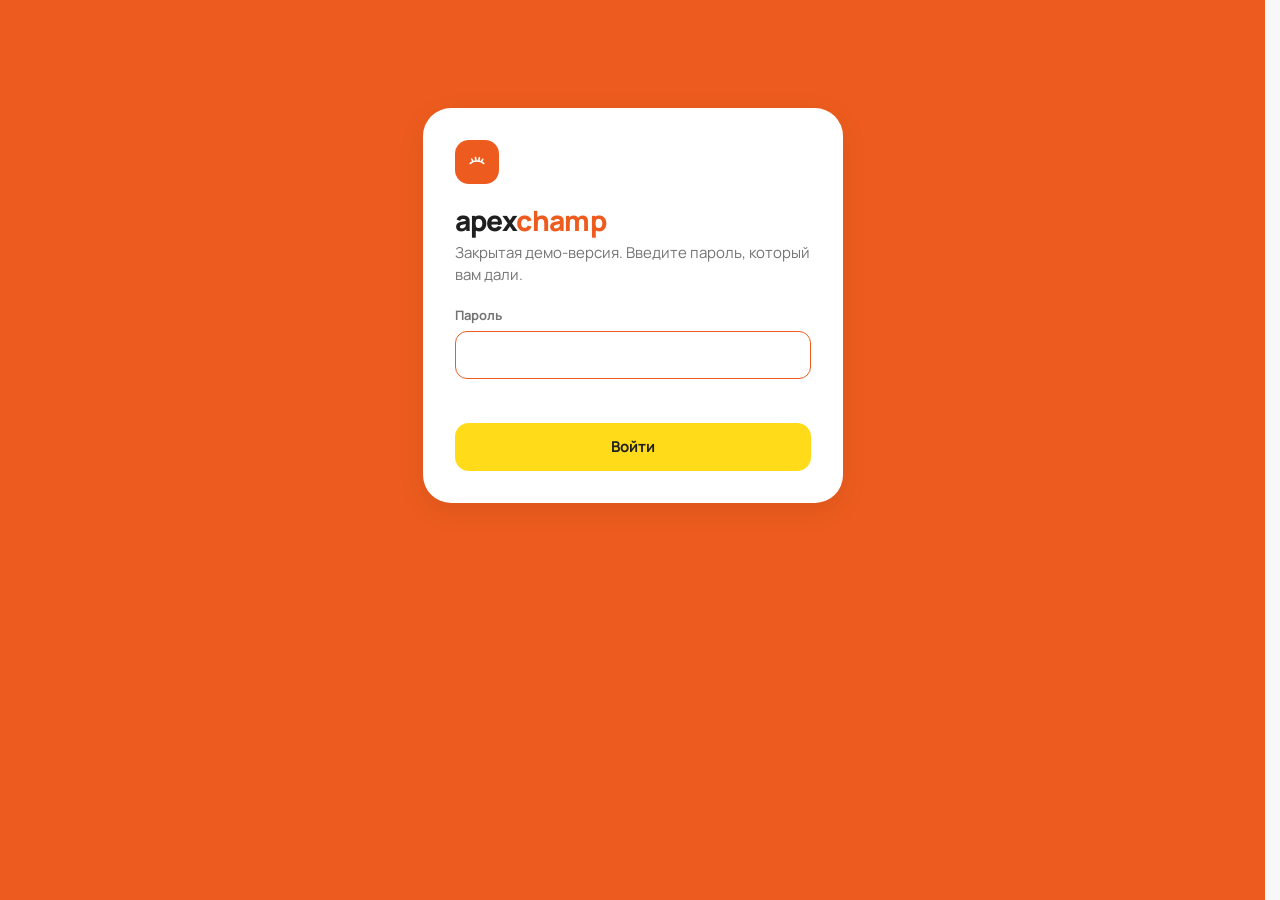
<file: app/index.html>
<!doctype html>
<html lang="ru">
<head>
  <meta charset="utf-8">
  <meta name="viewport" content="width=device-width, initial-scale=1">
  <title>ApexChamp — судейство чемпионатов</title>
  <link rel="icon" type="image/svg+xml" href="data:image/svg+xml,%3Csvg xmlns='http://www.w3.org/2000/svg' viewBox='0 0 64 64'%3E%3Crect width='64' height='64' rx='16' fill='%23ED5C1E'/%3E%3Cg fill='none' stroke='%23fff' stroke-width='5.5' stroke-linecap='round'%3E%3Cpath d='M10 40c10-11 34-11 44 0'/%3E%3Cpath d='M19 33l-3.5-7'/%3E%3Cpath d='M28 29.5l-1.3-8'/%3E%3Cpath d='M37 29.8l1.5-8'/%3E%3Cpath d='M46 33.5l3.8-6.8'/%3E%3C/g%3E%3C/svg%3E">
  <link rel="preconnect" href="https://fonts.googleapis.com">
  <link href="https://fonts.googleapis.com/css2?family=Manrope:wght@400;500;600;700;800&display=swap" rel="stylesheet">
  <link rel="stylesheet" href="./css/tokens.css">
  <link rel="stylesheet" href="./css/app.css">
</head>
<body>
  <div id="app" class="app"></div>
  <div id="toast" class="toast" hidden></div>
  <script type="module" src="./js/app.js"></script>
</body>
</html>
</file>
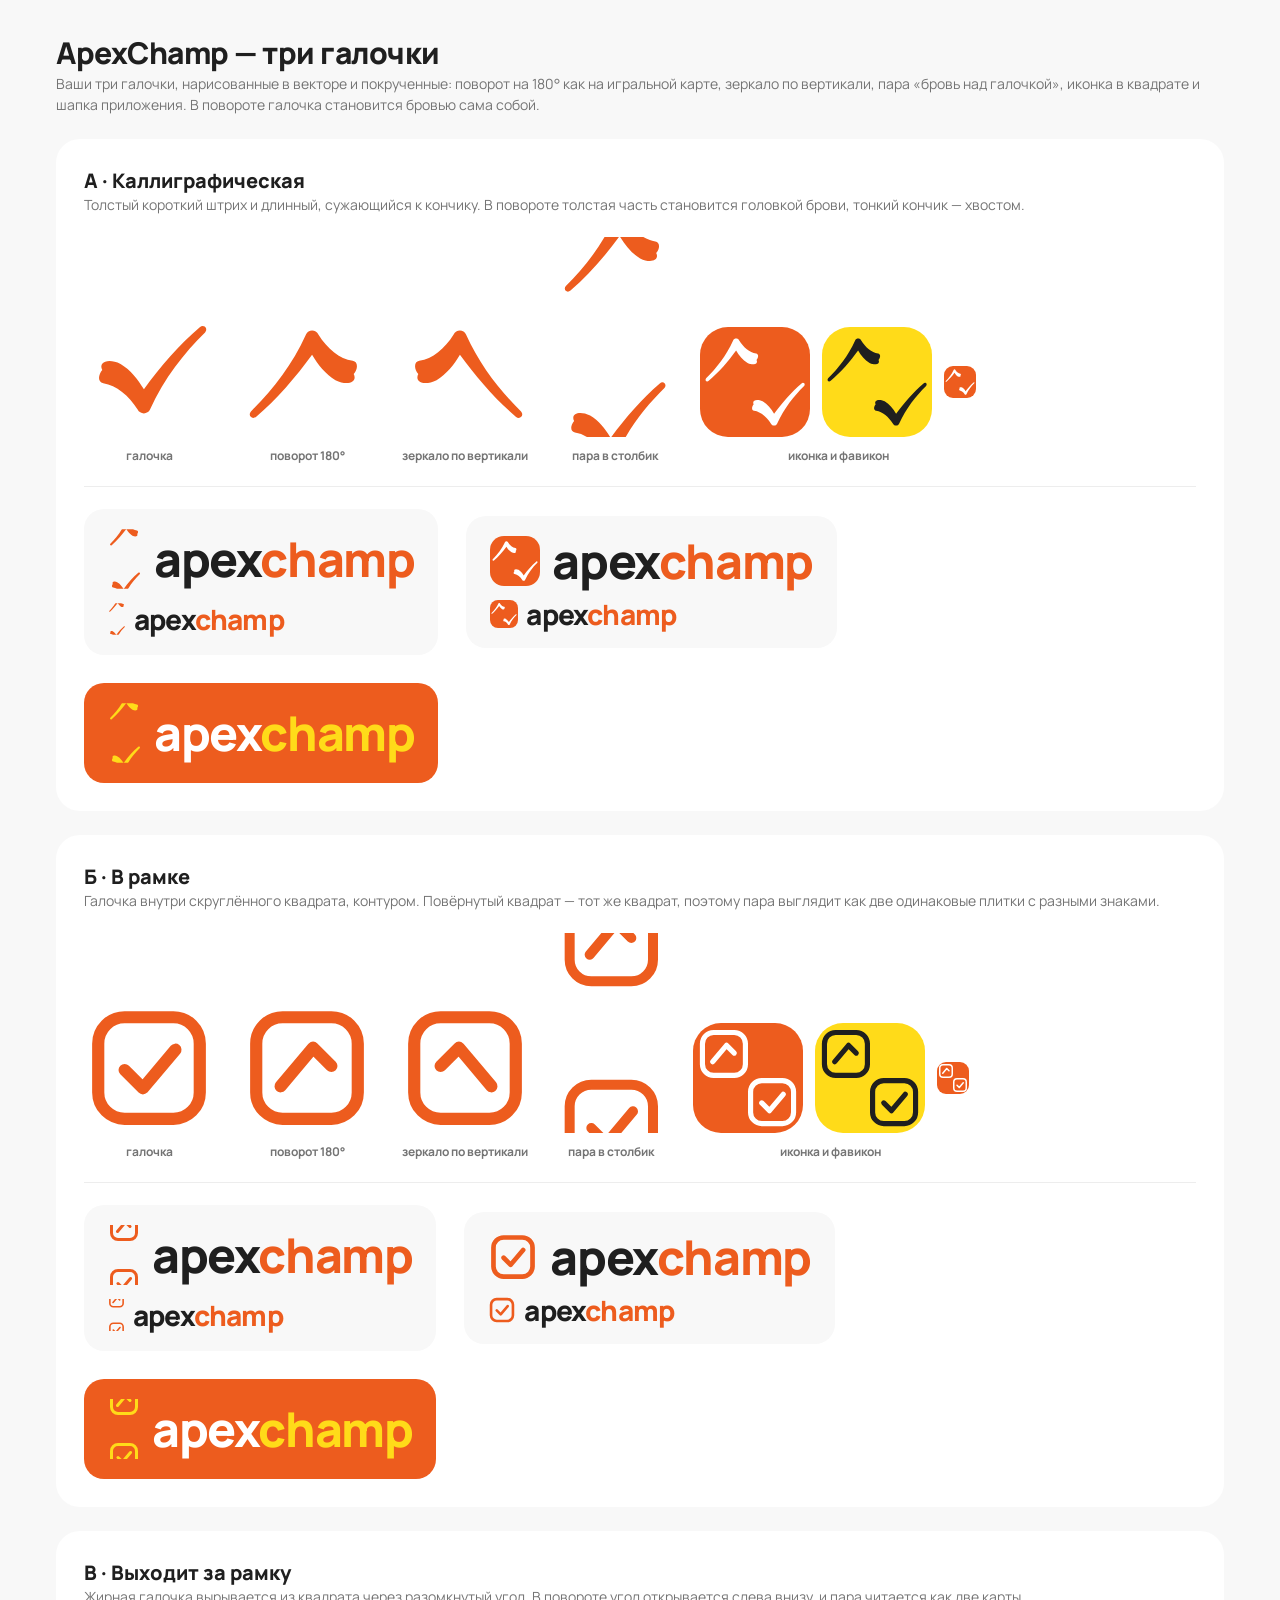
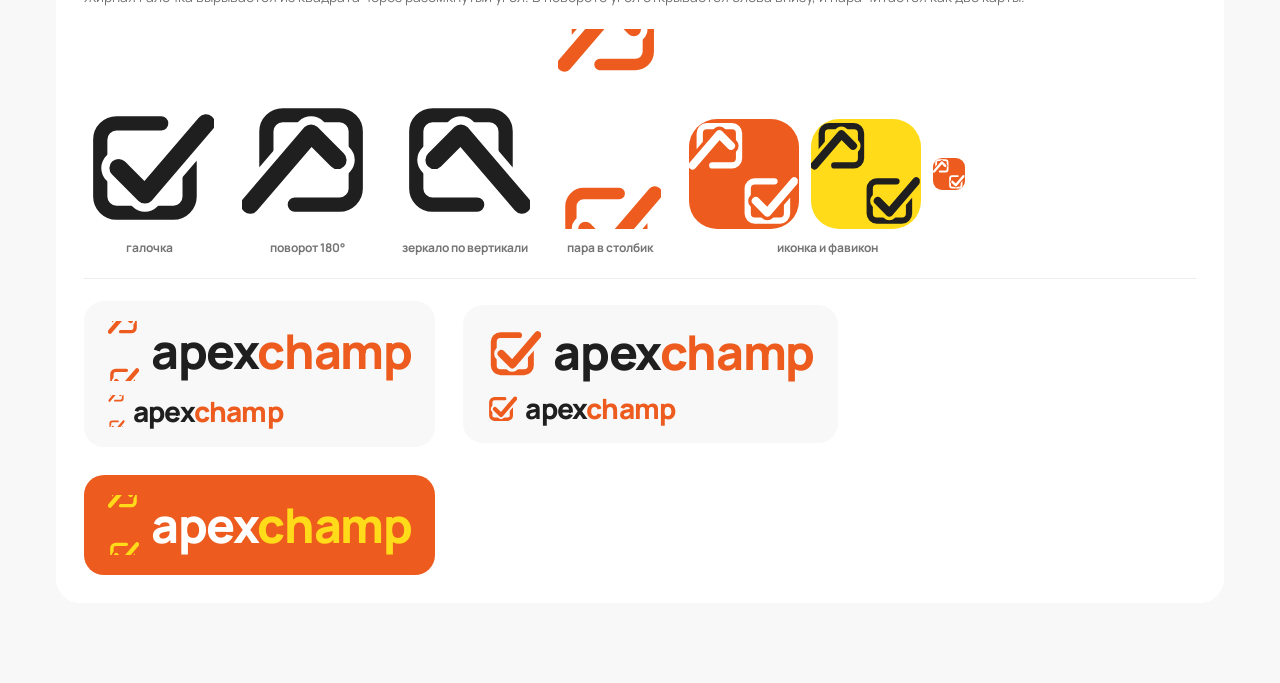
<file: design/логотип/index.html>
<!doctype html>
<html lang="ru">
<head>
<meta charset="utf-8">
<meta name="viewport" content="width=device-width, initial-scale=1">
<title>ApexChamp — три галочки</title>
<link rel="preconnect" href="https://fonts.googleapis.com">
<link href="https://fonts.googleapis.com/css2?family=Manrope:wght@500;700;800&display=swap" rel="stylesheet">
<style>
  :root { --brand:#ED5C1E; --cta:#FFDB19; --ink:#1F1F1F; --muted:#747474; --bg:#F8F8F8; --peach:#FDEEE7; --line:#EDEDED; --halo:#fff; }
  * { box-sizing: border-box; }
  body { margin: 0; background: var(--bg); color: var(--ink); font-family: 'Manrope', system-ui, sans-serif; }
  .page { max-width: 1216px; margin: 0 auto; padding: 32px 24px 80px; display: flex; flex-direction: column; gap: 24px; }
  h1 { margin: 0; font-size: 30px; font-weight: 800; letter-spacing: -.5px; }
  h2 { margin: 0; font-size: 20px; font-weight: 800; }
  p { margin: 0; color: var(--muted); font-size: 14px; line-height: 1.5; }
  .card { background: #fff; border-radius: 24px; padding: 28px; display: flex; flex-direction: column; gap: 22px; }
  .row { display: flex; gap: 28px; flex-wrap: wrap; align-items: flex-end; }
  .cell { display: flex; flex-direction: column; gap: 10px; align-items: center; }
  .cell .cap { font-size: 12px; font-weight: 700; color: var(--muted); text-align: center; }
  .wm { display: inline-flex; align-items: center; gap: 12px; white-space: nowrap; }
  .wm .t { font-weight: 800; letter-spacing: -1.4px; line-height: 1; font-size: 48px; text-transform: lowercase; }
  .wm .t .a { color: var(--brand); }
  .wm.s .t { font-size: 28px; letter-spacing: -.8px; } .wm.s { gap: 8px; }
  .wm.light .t { color: #fff; } .wm.light .t .a { color: var(--cta); }
  .tile { display: inline-flex; align-items: center; justify-content: center; }
  .sep { height: 1px; background: var(--line); }
  .band { display: flex; gap: 28px; flex-wrap: wrap; align-items: center; }
  .band > div { border-radius: 20px; padding: 20px 24px; display: flex; flex-direction: column; gap: 14px; }
</style>
</head>
<body>
<div class="page">
  <div>
    <h1>ApexChamp — три галочки</h1>
    <p>Ваши три галочки, нарисованные в векторе и покрученные: поворот на 180° как на игральной карте, зеркало по вертикали, пара «бровь над галочкой», иконка в квадрате и шапка приложения. В повороте галочка становится бровью сама собой.</p>
  </div>

  <svg width="0" height="0" style="position:absolute">
    <defs>
      <!-- А · каллиграфическая: толстый короткий штрих, длинный штрих сужается к кончику -->
      <symbol id="ckA" viewBox="0 0 64 64">
        <path fill="currentColor" d="M9 31 C7 27 12 25 18 28 C23 31 26.5 35.5 29.5 40.5 C37.5 29.5 47 18.5 57 10 C59 8.3 61.3 10.6 59.6 12.6 C49.5 22.5 39.5 35 32.5 50.5 C31.4 53 27.6 53 26.4 50.5 C22 43.5 16 38.5 9.5 37.5 C6.6 37 7 33.3 9 31 Z"/>
      </symbol>
      <!-- Б · в рамке: скруглённый квадрат контуром, галочка внутри -->
      <symbol id="ckB" viewBox="0 0 64 64">
        <rect x="7" y="7" width="50" height="50" rx="13" fill="none" stroke="currentColor" stroke-width="6"/>
        <path d="M20 33 L29 42 L45 23" fill="none" stroke="currentColor" stroke-width="6" stroke-linecap="round" stroke-linejoin="round"/>
      </symbol>
      <!-- В · выходит за рамку: рамка разомкнута в правом верхнем углу, галочка с обводкой -->
      <symbol id="ckC" viewBox="0 0 64 64">
        <path d="M38 12 H16 a8 8 0 0 0 -8 8 V48 a8 8 0 0 0 8 8 H44 a8 8 0 0 0 8 -8 V31" fill="none" stroke="currentColor" stroke-width="7" stroke-linecap="round"/>
        <path d="M17 34 L30 47 L60 12" fill="none" stroke="var(--halo)" stroke-width="17" stroke-linecap="round" stroke-linejoin="round"/>
        <path d="M17 34 L30 47 L60 12" fill="none" stroke="currentColor" stroke-width="9" stroke-linecap="round" stroke-linejoin="round"/>
      </symbol>
      <!-- Пары в столбик: повёрнутая сверху, обычная снизу -->
      <symbol id="pairA" viewBox="0 0 64 112"><use href="#ckA" transform="rotate(180 32 32)"/><use href="#ckA" y="48"/></symbol>
      <symbol id="pairB" viewBox="0 0 64 120"><use href="#ckB" transform="rotate(180 32 32)"/><use href="#ckB" y="56"/></symbol>
      <symbol id="pairC" viewBox="0 0 64 124"><use href="#ckC" transform="rotate(180 32 32)"/><use href="#ckC" y="60"/></symbol>
      <!-- Пары по диагонали в квадрате, как индексы на карте -->
      <symbol id="sqA" viewBox="0 0 64 64"><use href="#ckA" transform="translate(1 0) scale(.58) rotate(180 32 32)"/><use href="#ckA" transform="translate(26 27) scale(.58)"/></symbol>
      <symbol id="sqB" viewBox="0 0 64 64"><use href="#ckB" transform="translate(2 2) scale(.5) rotate(180 32 32)"/><use href="#ckB" transform="translate(30 30) scale(.5)"/></symbol>
      <symbol id="sqC" viewBox="0 0 64 64"><use href="#ckC" transform="translate(0 0) scale(.52) rotate(180 32 32)"/><use href="#ckC" transform="translate(30 30) scale(.52)"/></symbol>
    </defs>
  </svg>

  <!-- А -->
  <div class="card">
    <div><h2>А · Каллиграфическая</h2><p>Толстый короткий штрих и длинный, сужающийся к кончику. В повороте толстая часть становится головкой брови, тонкий кончик — хвостом.</p></div>
    <div class="row">
      <div class="cell"><svg viewBox="0 0 64 64" style="width:130px;height:130px;color:var(--brand)"><use href="#ckA"/></svg><span class="cap">галочка</span></div>
      <div class="cell"><svg viewBox="0 0 64 64" style="width:130px;height:130px;color:var(--brand)"><use href="#ckA" transform="rotate(180 32 32)"/></svg><span class="cap">поворот 180°</span></div>
      <div class="cell"><svg viewBox="0 0 64 64" style="width:130px;height:130px;color:var(--brand)"><use href="#ckA" transform="scale(1 -1) translate(0 -64)"/></svg><span class="cap">зеркало по вертикали</span></div>
      <div class="cell"><svg viewBox="0 0 64 112" style="height:200px;color:var(--brand)"><use href="#pairA"/></svg><span class="cap">пара в столбик</span></div>
      <div class="cell"><div class="row" style="gap:12px;align-items:center"><svg viewBox="0 0 64 64" style="width:110px;height:110px;border-radius:28px;background:var(--brand);color:#fff"><use href="#sqA"/></svg><svg viewBox="0 0 64 64" style="width:110px;height:110px;border-radius:28px;background:var(--cta);color:var(--ink)"><use href="#sqA"/></svg><svg viewBox="0 0 64 64" style="width:32px;height:32px;border-radius:9px;background:var(--brand);color:#fff"><use href="#sqA"/></svg></div><span class="cap">иконка и фавикон</span></div>
    </div>
    <div class="sep"></div>
    <div class="band">
      <div style="background:var(--bg)"><span class="wm"><svg viewBox="0 0 64 112" style="height:60px;width:34px;color:var(--brand)"><use href="#pairA"/></svg><span class="t">apex<span class="a">champ</span></span></span><span class="wm s"><svg viewBox="0 0 64 112" style="height:32px;width:18px;color:var(--brand)"><use href="#pairA"/></svg><span class="t">apex<span class="a">champ</span></span></span></div>
      <div style="background:var(--bg)"><span class="wm"><svg viewBox="0 0 64 64" style="width:50px;height:50px;border-radius:14px;background:var(--brand);color:#fff;flex:none"><use href="#sqA"/></svg><span class="t">apex<span class="a">champ</span></span></span><span class="wm s"><svg viewBox="0 0 64 64" style="width:28px;height:28px;border-radius:8px;background:var(--brand);color:#fff;flex:none"><use href="#sqA"/></svg><span class="t">apex<span class="a">champ</span></span></span></div>
      <div style="background:var(--brand)"><span class="wm light"><svg viewBox="0 0 64 112" style="height:60px;width:34px;color:var(--cta)"><use href="#pairA"/></svg><span class="t">apex<span class="a">champ</span></span></span></div>
    </div>
  </div>

  <!-- Б -->
  <div class="card">
    <div><h2>Б · В рамке</h2><p>Галочка внутри скруглённого квадрата, контуром. Повёрнутый квадрат — тот же квадрат, поэтому пара выглядит как две одинаковые плитки с разными знаками.</p></div>
    <div class="row">
      <div class="cell"><svg viewBox="0 0 64 64" style="width:130px;height:130px;color:var(--brand)"><use href="#ckB"/></svg><span class="cap">галочка</span></div>
      <div class="cell"><svg viewBox="0 0 64 64" style="width:130px;height:130px;color:var(--brand)"><use href="#ckB" transform="rotate(180 32 32)"/></svg><span class="cap">поворот 180°</span></div>
      <div class="cell"><svg viewBox="0 0 64 64" style="width:130px;height:130px;color:var(--brand)"><use href="#ckB" transform="scale(1 -1) translate(0 -64)"/></svg><span class="cap">зеркало по вертикали</span></div>
      <div class="cell"><svg viewBox="0 0 64 120" style="height:200px;color:var(--brand)"><use href="#pairB"/></svg><span class="cap">пара в столбик</span></div>
      <div class="cell"><div class="row" style="gap:12px;align-items:center"><svg viewBox="0 0 64 64" style="width:110px;height:110px;border-radius:28px;background:var(--brand);color:#fff"><use href="#sqB"/></svg><svg viewBox="0 0 64 64" style="width:110px;height:110px;border-radius:28px;background:var(--cta);color:var(--ink)"><use href="#sqB"/></svg><svg viewBox="0 0 64 64" style="width:32px;height:32px;border-radius:9px;background:var(--brand);color:#fff"><use href="#sqB"/></svg></div><span class="cap">иконка и фавикон</span></div>
    </div>
    <div class="sep"></div>
    <div class="band">
      <div style="background:var(--bg)"><span class="wm"><svg viewBox="0 0 64 120" style="height:60px;width:32px;color:var(--brand)"><use href="#pairB"/></svg><span class="t">apex<span class="a">champ</span></span></span><span class="wm s"><svg viewBox="0 0 64 120" style="height:32px;width:17px;color:var(--brand)"><use href="#pairB"/></svg><span class="t">apex<span class="a">champ</span></span></span></div>
      <div style="background:var(--bg)"><span class="wm"><svg viewBox="0 0 64 64" style="width:50px;height:50px;color:var(--brand);flex:none"><use href="#ckB"/></svg><span class="t">apex<span class="a">champ</span></span></span><span class="wm s"><svg viewBox="0 0 64 64" style="width:28px;height:28px;color:var(--brand);flex:none"><use href="#ckB"/></svg><span class="t">apex<span class="a">champ</span></span></span></div>
      <div style="background:var(--brand)"><span class="wm light"><svg viewBox="0 0 64 120" style="height:60px;width:32px;color:var(--cta)"><use href="#pairB"/></svg><span class="t">apex<span class="a">champ</span></span></span></div>
    </div>
  </div>

  <!-- В -->
  <div class="card">
    <div><h2>В · Выходит за рамку</h2><p>Жирная галочка вырывается из квадрата через разомкнутый угол. В повороте угол открывается слева внизу, и пара читается как две карты.</p></div>
    <div class="row">
      <div class="cell"><svg viewBox="0 0 64 64" style="width:130px;height:130px;color:var(--ink)"><use href="#ckC"/></svg><span class="cap">галочка</span></div>
      <div class="cell"><svg viewBox="0 0 64 64" style="width:130px;height:130px;color:var(--ink)"><use href="#ckC" transform="rotate(180 32 32)"/></svg><span class="cap">поворот 180°</span></div>
      <div class="cell"><svg viewBox="0 0 64 64" style="width:130px;height:130px;color:var(--ink)"><use href="#ckC" transform="scale(1 -1) translate(0 -64)"/></svg><span class="cap">зеркало по вертикали</span></div>
      <div class="cell"><svg viewBox="0 0 64 124" style="height:200px;color:var(--brand)"><use href="#pairC"/></svg><span class="cap">пара в столбик</span></div>
      <div class="cell"><div class="row" style="gap:12px;align-items:center"><svg viewBox="0 0 64 64" style="width:110px;height:110px;border-radius:28px;background:var(--brand);color:#fff;--halo:#ED5C1E"><use href="#sqC"/></svg><svg viewBox="0 0 64 64" style="width:110px;height:110px;border-radius:28px;background:var(--cta);color:var(--ink);--halo:#FFDB19"><use href="#sqC"/></svg><svg viewBox="0 0 64 64" style="width:32px;height:32px;border-radius:9px;background:var(--brand);color:#fff;--halo:#ED5C1E"><use href="#sqC"/></svg></div><span class="cap">иконка и фавикон</span></div>
    </div>
    <div class="sep"></div>
    <div class="band">
      <div style="background:var(--bg);--halo:#F8F8F8"><span class="wm"><svg viewBox="0 0 64 124" style="height:60px;width:31px;color:var(--brand)"><use href="#pairC"/></svg><span class="t">apex<span class="a">champ</span></span></span><span class="wm s"><svg viewBox="0 0 64 124" style="height:32px;width:17px;color:var(--brand)"><use href="#pairC"/></svg><span class="t">apex<span class="a">champ</span></span></span></div>
      <div style="background:var(--bg);--halo:#F8F8F8"><span class="wm"><svg viewBox="0 0 64 64" style="width:54px;height:54px;color:var(--brand);flex:none"><use href="#ckC"/></svg><span class="t">apex<span class="a">champ</span></span></span><span class="wm s"><svg viewBox="0 0 64 64" style="width:30px;height:30px;color:var(--brand);flex:none"><use href="#ckC"/></svg><span class="t">apex<span class="a">champ</span></span></span></div>
      <div style="background:var(--brand);--halo:#ED5C1E"><span class="wm light"><svg viewBox="0 0 64 124" style="height:60px;width:31px;color:var(--cta)"><use href="#pairC"/></svg><span class="t">apex<span class="a">champ</span></span></span></div>
    </div>
  </div>
</div>
</body>
</html>
</file>
<file: app/css/tokens.css>
/* Дизайн-токены платформы «Предрагович».
   Структура и ритм — как у Т-Банка (белые карточки, чёрные активные вкладки, один акцент на экране),
   цвет — живой, от elementaree: оранжевый бренд, жёлтая кнопка, персиковые подложки. */
:root {
  --font: 'Manrope', 'Inter', system-ui, -apple-system, 'Segoe UI', sans-serif;

  /* Бренд платформы: не зависит от темы чемпионата */
  --platform-brand: #ED5C1E;

  /* Бренд и действие (переопределяется темой чемпионата) */
  --brand: #ED5C1E;        /* Persimmon — логотип, hero, активные состояния */
  --brand-2: #FF6827;      /* ярче — hover ссылок, иконки */
  --brand-ink: #BE2E00;    /* текст на персиковом */
  --cta: #FFDB19;          /* главная кнопка */
  --cta-hover: #F2CE00;
  --cta-ink: #1F1F1F;

  /* Тёплые подложки */
  --peach: #FDEEE7;
  --peach-2: #FACFBC;
  --cloudberry: #FCC379;
  --lemon: #FFF5C0;

  /* Текст */
  --ink: #1F1F1F;
  --ink-2: #535353;
  --muted: #747474;
  --hint: #9C9C9C;

  /* Поверхности */
  --bg: #F8F8F8;
  --card: #FFFFFF;
  --fill: #F1F1F1;
  --fill-2: #E9E9E9;
  --line: #EDEDED;
  --line-2: #E1E1E1;
  --dark: #1F1F1F;

  /* Статусы */
  --ok: #1E9E5A;  --ok-bg: #E7F6EC;  --ok-bar: #4FBC0D;
  --warn: #B07A00; --warn-bg: #FFF5C0; --warn-bar: #E0A800;
  --danger: #D75757; --danger-bg: #FDE8E8;
  --info: #0077FF; --info-bg: #E8F1FF;

  /* Призовые места */
  --place-1: #FFDB19;
  --place-2: #E9E9E9;
  --place-3: #FCC379;

  /* Радиусы, тени, отступы */
  --r-s: 10px; --r-m: 14px; --r-l: 20px; --r-xl: 28px;
  --shadow: 0 2px 12px rgba(0, 0, 0, .05);
  --shadow-2: 0 8px 28px rgba(0, 0, 0, .08);
  --gap: 16px;
  --page-w: 1216px;

  /* Типографика */
  --fs-xs: 12px; --fs-s: 13px; --fs-m: 15px; --fs-l: 17px;
  --fs-h3: 20px; --fs-h2: 24px; --fs-h1: 32px; --fs-num: 36px;
}
</file>
<file: app/css/app.css>
*, *::before, *::after { box-sizing: border-box; }
html { scrollbar-gutter: stable; }
html, body { margin: 0; background: var(--bg); color: var(--ink); font-family: var(--font); font-size: var(--fs-m); line-height: 1.45; -webkit-font-smoothing: antialiased; }
a { color: var(--brand); text-decoration: none; } a:hover { color: var(--brand-ink); }
button, input, select, textarea { font: inherit; color: inherit; }
h1, h2, h3, p { margin: 0; }
svg { flex: none; }
svg:not([width]) { width: 18px; height: 18px; }
h1 { font-size: var(--fs-h1); font-weight: 800; letter-spacing: -.6px; line-height: 1.15; }
h2 { font-size: var(--fs-h2); font-weight: 800; letter-spacing: -.3px; }
h3 { font-size: var(--fs-h3); font-weight: 700; }
.muted { color: var(--muted); } .hint { color: var(--hint); font-size: var(--fs-s); }
.small { font-size: var(--fs-s); } .xs { font-size: var(--fs-xs); }
.b { font-weight: 700; } .num { font-variant-numeric: tabular-nums; }
.row { display: flex; align-items: center; gap: 12px; flex-wrap: wrap; }
.row-between { display: flex; align-items: center; justify-content: space-between; gap: 16px; flex-wrap: wrap; }
.col { display: flex; flex-direction: column; gap: 8px; }
.grow { flex: 1 1 auto; min-width: 0; }
.stack { display: flex; flex-direction: column; gap: var(--gap); }
.hide { display: none !important; }

/* Каркас */
.app { min-height: 100vh; display: flex; flex-direction: column; }
.topbar { background: rgba(255, 255, 255, .94); -webkit-backdrop-filter: saturate(180%) blur(12px); backdrop-filter: saturate(180%) blur(12px); border-bottom: 1px solid var(--line); position: fixed; top: 0; left: 0; right: 0; z-index: 30; padding-top: env(safe-area-inset-top); }
.app:has(.topbar) { padding-top: calc(64px + env(safe-area-inset-top)); }
.topbar-in { max-width: var(--page-w); margin: 0 auto; padding: 0 24px; min-height: 64px; height: 64px; display: flex; align-items: center; gap: 16px; flex-wrap: nowrap; }
.logo { display: inline-flex; align-items: center; gap: 10px; font-weight: 800; font-size: 18px; color: var(--ink); letter-spacing: -.2px; flex: none; }
.logo-mark { width: 30px; height: 30px; border-radius: 9px; background: var(--platform-brand); display: inline-flex; align-items: center; justify-content: center; }
.logo-mark svg { width: 18px; height: 18px; }
.champ-mark { width: 30px; height: 30px; border-radius: 9px; object-fit: cover; flex: none; background: #fff; }
.champ-mark.code { display: inline-flex; align-items: center; justify-content: center; background: var(--brand); color: #fff; font-size: 12px; font-weight: 800; letter-spacing: .3px; }
.champ-name { font-weight: 800; font-size: 20px; letter-spacing: -.6px; line-height: 1; color: var(--ink); white-space: nowrap; overflow: hidden; text-overflow: ellipsis; max-width: 260px; }
.champ-name .accent { color: var(--brand); }
.champ-name.solo { max-width: 360px; }
.wordmark { font-weight: 800; font-size: 20px; letter-spacing: -.6px; text-transform: lowercase; color: var(--ink); }
.wordmark span { color: var(--platform-brand); }
.champ-chip { display: inline-flex; align-items: center; gap: 8px; height: 32px; padding: 0 12px 0 6px; border-radius: var(--r-s); background: var(--peach); color: var(--brand-ink); font-size: var(--fs-s); font-weight: 700; }
.champ-chip.no-logo { padding-left: 12px; }
.champ-chip { flex: none; white-space: nowrap; }
.champ-logo { width: 22px; height: 22px; border-radius: 6px; object-fit: cover; background: #fff; }
.logo-preview { width: 96px; height: 96px; border-radius: 24px; object-fit: cover; background: var(--fill); }
.logo-fallback { width: 96px; height: 96px; border-radius: 24px; background: var(--brand); color: #fff; display: inline-flex; align-items: center; justify-content: center; font-weight: 800; font-size: 28px; }
.file-btn input { position: absolute; width: 1px; height: 1px; opacity: 0; }
.file-btn { position: relative; }
.nav { display: flex; gap: 4px; flex: 1 1 auto; min-width: 0; overflow-x: auto; flex-wrap: nowrap; scrollbar-width: none; }
.nav::-webkit-scrollbar { display: none; }
.nav a { display: inline-flex; align-items: center; height: 40px; padding: 0 14px; border-radius: 12px; color: var(--ink); font-weight: 600; font-size: var(--fs-m); white-space: nowrap; flex: none; }
.nav a:hover { background: var(--fill); }
.nav a.active { background: var(--dark); color: #fff; }
.user { display: inline-flex; align-items: center; gap: 8px; margin-left: auto; flex: none; }
.user .col { display: none; }
.avatar-btn { border: 0; background: transparent; padding: 0; cursor: pointer; border-radius: 50%; }
.avatar-btn:hover .avatar { box-shadow: 0 0 0 3px var(--peach-2); }
.avatar-btn:focus-visible { outline: 2px solid var(--brand); outline-offset: 2px; }
.user .col { min-width: 0; max-width: 220px; }
.user .col b, .user .col .xs { display: block; white-space: nowrap; overflow: hidden; text-overflow: ellipsis; }
.avatar { width: 36px; height: 36px; border-radius: 50%; background: var(--dark); color: #fff; display: inline-flex; align-items: center; justify-content: center; font-weight: 700; font-size: 13px; }
.avatar.brand { background: var(--brand); }
.page { max-width: var(--page-w); margin: 0 auto; padding: 28px 24px 96px; width: 100%; display: flex; flex-direction: column; gap: 24px; }
.page-head { display: flex; align-items: flex-end; justify-content: space-between; gap: 16px; flex-wrap: wrap; }
.crumbs { display: flex; gap: 8px; align-items: center; font-size: var(--fs-s); color: var(--muted); flex-wrap: wrap; }
.crumbs a { color: var(--muted); } .crumbs a:hover { color: var(--brand); }
.two-col { display: flex; gap: 24px; flex-wrap: wrap; align-items: flex-start; }
.two-col > .main { flex: 999 1 560px; min-width: 0; }
.two-col > .side { flex: 1 1 300px; min-width: 0; display: flex; flex-direction: column; gap: 20px; }
.grid-2 { display: grid; grid-template-columns: repeat(2, minmax(0, 1fr)); gap: 16px; }
.grid-3 { display: grid; grid-template-columns: repeat(3, minmax(0, 1fr)); gap: 16px; }
.grid-4 { display: grid; grid-template-columns: repeat(4, minmax(0, 1fr)); gap: 16px; }
@media (max-width: 900px) { .grid-4, .grid-3 { grid-template-columns: repeat(2, minmax(0, 1fr)); } }
@media (max-width: 560px) { .grid-3, .grid-2 { grid-template-columns: minmax(0, 1fr); } .grid-4 { grid-template-columns: repeat(2, minmax(0, 1fr)); gap: 12px; } .kpi .value { font-size: 28px; } .page { padding: 20px 16px 96px; } }

/* Карточки */
.card { background: var(--card); border-radius: var(--r-l); padding: 24px; }
.card.pad-s { padding: 16px 20px; }
.card.peach { background: var(--peach); }
.card.lemon { background: var(--lemon); }
.card.dark { background: var(--dark); color: #fff; }
.card.dark .muted { color: #B6BCC4; }
.card.flat { padding: 0; overflow: hidden; }
.card-head { display: flex; align-items: center; justify-content: space-between; gap: 16px; flex-wrap: wrap; margin-bottom: 16px; }
.hero { background: var(--brand); color: #fff; border-radius: var(--r-xl); padding: 32px; }
.hero h1 { color: #fff; }
.hero .muted { color: rgba(255, 255, 255, .8); }
.kpi { display: flex; flex-direction: column; gap: 6px; }
.kpi .label { font-size: var(--fs-s); color: var(--muted); }
.kpi .value { font-size: var(--fs-num); font-weight: 800; letter-spacing: -.8px; line-height: 1.1; }
.list-item { display: flex; align-items: center; justify-content: space-between; gap: 12px; padding: 14px 16px; border-radius: var(--r-m); background: var(--fill); color: var(--ink); }
a.list-item:hover { background: var(--fill-2); color: var(--ink); }
.attention { display: flex; flex-direction: column; gap: 6px; padding: 14px 16px; border-radius: var(--r-m); background: var(--peach); }

/* Кнопки */
.btn { display: inline-flex; align-items: center; justify-content: center; gap: 8px; height: 48px; padding: 0 20px; border-radius: var(--r-m); border: 0; background: var(--fill); color: var(--ink); font-weight: 700; font-size: var(--fs-m); cursor: pointer; white-space: nowrap; transition: background .15s, transform .05s; }
.btn:hover { background: var(--fill-2); color: var(--ink); }
.btn:active { transform: translateY(1px); }
.btn.primary { background: var(--cta); color: var(--cta-ink); }
.btn.primary:hover { background: var(--cta-hover); }
.btn.brand { background: var(--brand); color: #fff; }
.btn.brand:hover { background: var(--brand-ink); color: #fff; }
.btn.dark { background: var(--dark); color: #fff; }
.btn.dark:hover { background: #333; color: #fff; }
.btn.ghost { background: transparent; }
.btn.ghost:hover { background: var(--fill); }
.btn.danger { background: var(--danger-bg); color: var(--danger); }
.btn.s { height: 40px; padding: 0 14px; font-size: 14px; border-radius: 12px; }
.btn.xs { height: 32px; padding: 0 10px; font-size: 13px; border-radius: 10px; }
.btn.pill { border-radius: 999px; }
.btn[disabled], .btn.disabled { background: var(--fill); color: var(--hint); cursor: not-allowed; }
.btn.icon { width: 40px; height: 40px; padding: 0; border-radius: 12px; }
.btn svg { width: 18px; height: 18px; }

/* Чипы, вкладки, бейджи */
.chip { display: inline-flex; align-items: center; gap: 6px; height: 28px; padding: 0 10px; border-radius: 8px; background: var(--fill); font-size: var(--fs-s); font-weight: 700; color: var(--ink); white-space: nowrap; }
.chip.ok { background: var(--ok-bg); color: var(--ok); }
.chip.warn { background: var(--warn-bg); color: var(--warn); }
.chip.danger { background: var(--danger-bg); color: var(--danger); }
.chip.info { background: var(--info-bg); color: var(--info); }
.chip.peach { background: var(--peach); color: var(--brand-ink); }
.chip.dark { background: var(--dark); color: #fff; }
.chip .dot { width: 8px; height: 8px; border-radius: 50%; background: currentColor; }
.tabs { display: flex; gap: 8px; flex-wrap: wrap; }
.tab { display: inline-flex; align-items: center; gap: 8px; height: 44px; padding: 0 18px; border-radius: 12px; border: 0; background: var(--card); color: var(--ink); font-weight: 700; cursor: pointer; }
.tab:hover { background: var(--fill); color: var(--ink); }
.tab.active { background: var(--dark); color: #fff; }
.tab.s { height: 36px; padding: 0 14px; font-size: 14px; border-radius: 10px; }
.tab.s.active { background: var(--card); color: var(--ink); box-shadow: inset 0 0 0 1.5px var(--ink); }
.tab .count { font-weight: 600; opacity: .7; }
.place { display: inline-flex; align-items: center; height: 32px; padding: 0 12px; border-radius: 10px; font-weight: 800; font-size: 14px; color: var(--ink); white-space: nowrap; }
.place.p1 { background: var(--place-1); } .place.p2 { background: var(--place-2); } .place.p3 { background: var(--place-3); }
.place.p0 { background: transparent; color: var(--hint); font-weight: 600; }
.place.gp { background: var(--brand); color: #fff; }

/* Прогресс */
.bar { height: 8px; border-radius: 4px; background: var(--fill-2); overflow: hidden; }
.bar > i { display: block; height: 100%; border-radius: 4px; background: var(--dark); }
.bar.ok > i { background: var(--ok-bar); } .bar.warn > i { background: var(--warn-bar); } .bar.brand > i { background: var(--brand); }
.bar.thin { height: 6px; }
.stage { display: grid; grid-template-columns: repeat(4, minmax(0, 1fr)); gap: 16px; }
.stage .step { display: flex; flex-direction: column; gap: 10px; }
.stage .line { height: 6px; border-radius: 3px; background: var(--fill-2); }
.stage .done .line { background: var(--ok-bar); } .stage .now .line { background: var(--brand); }
.stage .label { font-weight: 700; font-size: 14px; } .stage .step:not(.done):not(.now) .label { color: var(--muted); }

/* Формы */
.field { display: flex; flex-direction: column; gap: 6px; }
.field.req > label::after { content: ' *'; color: var(--brand); }
.opt { font-weight: 500; color: var(--hint); }
.field label, .label { font-size: var(--fs-s); color: var(--muted); font-weight: 700; }
.input, select.input, textarea.input { height: 48px; padding: 0 14px; border-radius: 12px; border: 1px solid var(--line-2); background: var(--fill); font-size: var(--fs-m); outline: none; width: 100%; }
.input:focus { border-color: var(--brand); background-color: #fff; }
select.input { appearance: none; -webkit-appearance: none; padding-right: 42px; background-image: url("data:image/svg+xml,%3Csvg xmlns='http://www.w3.org/2000/svg' viewBox='0 0 24 24' fill='none' stroke='%231F1F1F' stroke-width='2.2' stroke-linecap='round' stroke-linejoin='round'%3E%3Cpath d='m6 9 6 6 6-6'/%3E%3C/svg%3E"); background-repeat: no-repeat; background-position: right 14px center; background-size: 18px 18px; }
select.input.s { padding-right: 36px; background-position: right 10px center; background-size: 16px 16px; }
textarea.input { height: auto; min-height: 120px; padding: 14px; line-height: 1.45; resize: vertical; }
.input.num { width: 80px; text-align: center; font-weight: 800; font-size: 17px; }
.input.s { height: 40px; font-size: 14px; }
.check { display: inline-flex; align-items: center; gap: 10px; cursor: pointer; }
.check input { width: 20px; height: 20px; accent-color: var(--brand); }
.switch { display: inline-flex; align-items: center; gap: 10px; cursor: pointer; }

/* Баллы: кнопки-пилюли */
.pills { display: flex; gap: 6px; flex-wrap: wrap; }
.pill { display: inline-flex; align-items: center; justify-content: center; width: 44px; height: 44px; border-radius: 12px; border: 0; background: var(--fill); font-weight: 700; font-size: 15px; cursor: pointer; color: var(--ink); }
.pill:hover { background: var(--fill-2); }
.pill.on { background: var(--dark); color: #fff; }
.pill.neg.on { background: var(--danger); color: #fff; }
.pill.sm { width: 36px; height: 40px; font-size: 14px; }
.crit { display: flex; flex-direction: column; gap: 12px; padding: 16px 0; border-top: 1px solid var(--line); }
.crit-head { display: flex; justify-content: space-between; gap: 16px; align-items: baseline; }
.crit-name { font-weight: 700; } .crit-hint { font-size: var(--fs-s); color: var(--muted); margin-top: 2px; }
.crit-val { font-size: 16px; font-weight: 800; white-space: nowrap; } .crit-val span { color: var(--muted); font-weight: 500; }
.group-head { display: flex; align-items: center; justify-content: space-between; padding: 20px 0 8px; }
.group-title { font-size: 12px; font-weight: 800; color: var(--muted); text-transform: uppercase; letter-spacing: .5px; }
.sub-grid { display: grid; gap: 12px; }

/* Таблицы */
.table { width: 100%; border-collapse: collapse; }
.table th { text-align: left; padding: 10px 24px; font-size: 12px; color: var(--muted); font-weight: 700; text-transform: uppercase; letter-spacing: .4px; }
.table td { padding: 14px 24px; border-top: 1px solid var(--line); vertical-align: middle; }
.table tr:hover td { background: #FCFCFC; }
.table tr.row-link { cursor: pointer; }
.table tr.row-link:hover td { background: var(--peach); }
.table .work { font-size: 17px; font-weight: 800; letter-spacing: -.2px; }
.table .pct { font-size: 17px; font-weight: 700; }
.table-wrap { overflow-x: auto; }
.section-title { display: flex; align-items: baseline; justify-content: space-between; gap: 16px; flex-wrap: wrap; padding: 16px 24px 8px; }

/* Мастер создания */
.stepper { display: flex; gap: 6px; list-style: none; margin: 0; padding: 0; overflow-x: auto; }
.stepper li { flex: 1 1 0; min-width: 110px; }
.stepper button { width: 100%; display: flex; align-items: center; gap: 8px; padding: 10px 12px; border: 0; border-radius: 12px; background: var(--card); color: var(--muted); font: inherit; font-size: 14px; font-weight: 700; cursor: pointer; text-align: left; }
.stepper button[disabled] { cursor: default; }
.stepper .n { width: 24px; height: 24px; border-radius: 50%; background: var(--fill-2); color: var(--ink); display: inline-flex; align-items: center; justify-content: center; font-size: 12px; flex: none; }
.stepper .now button { color: var(--ink); box-shadow: inset 0 0 0 2px var(--brand); }
.stepper .now .n { background: var(--brand); color: #fff; }
.stepper .done button { color: var(--ink); }
.stepper .done .n { background: var(--ok-bar); color: #fff; }
@media (max-width: 640px) {
  .stepper { overflow: visible; gap: 6px; }
  .stepper li { flex: none; min-width: 0; }
  .stepper li.now { flex: 1 1 auto; }
  .stepper button { padding: 8px; justify-content: center; }
  .stepper li:not(.now) button span:not(.n) { display: none; }
}

/* Панель фильтров */
.toolbar { display: flex; align-items: center; gap: 12px; flex-wrap: wrap; padding: 12px 24px 14px; border-bottom: 1px solid var(--line); }
.toolbar .search { position: relative; display: inline-flex; align-items: center; flex: 1 1 220px; max-width: 360px; }
.toolbar .search svg { position: absolute; left: 12px; width: 16px; height: 16px; color: var(--muted); pointer-events: none; }
.toolbar .search .input { padding-left: 36px; background: var(--fill); }
.toolbar .tabs .tab.s { height: 34px; }
.table-empty { padding: 20px 24px; color: var(--muted); font-size: 14px; }

/* Карточки работ */
.work-card { display: flex; flex-direction: column; background: var(--card); border-radius: var(--r-l); overflow: hidden; color: var(--ink); }
.work-card:hover { color: var(--ink); box-shadow: var(--shadow-2); }
.photo { background: var(--fill-2); display: flex; align-items: center; justify-content: center; flex-direction: column; gap: 8px; color: var(--muted); font-size: 13px; }
.photo svg { width: 28px; height: 28px; stroke: var(--hint); }
.photo.big { height: 340px; border-radius: 14px; }
.photo.card-top { height: 170px; }
.thumbs { display: grid; grid-template-columns: repeat(5, minmax(0, 1fr)); gap: 8px; }
.thumb { height: 60px; border-radius: 10px; border: 2px solid transparent; background: var(--fill-2); font-size: 12px; font-weight: 700; cursor: pointer; color: var(--ink); }
.thumb.on { border-color: var(--brand); }

/* Фото по ракурсам */
.photo-grid { display: grid; grid-template-columns: repeat(auto-fill, minmax(150px, 1fr)); gap: 10px; }
.photo-tile { position: relative; display: flex; flex-direction: column; border-radius: 14px; background: var(--fill); overflow: hidden; min-height: 150px; }
.photo-tile.empty { cursor: pointer; border: 1.5px dashed var(--line-2); align-items: center; justify-content: center; gap: 6px; text-align: center; }
.photo-tile.empty:hover { border-color: var(--brand); background: var(--peach); }
.photo-tile.empty input { position: absolute; width: 1px; height: 1px; opacity: 0; }
.photo-plus { width: 36px; height: 36px; border-radius: 50%; background: var(--card); color: var(--brand); display: inline-flex; align-items: center; justify-content: center; margin-top: 10px; }
.photo-tile img { width: 100%; height: 110px; object-fit: cover; display: block; }
.photo-tile-bar { display: flex; align-items: center; justify-content: space-between; gap: 6px; padding: 8px 10px 4px; }
.photo-tile.empty .photo-tile-bar { justify-content: center; }
.photo-tile-actions { display: flex; gap: 6px; padding: 0 10px 10px; }
.tip { width: 18px; height: 18px; border-radius: 50%; background: var(--dark); color: #fff; font-size: 11px; font-weight: 800; display: inline-flex; align-items: center; justify-content: center; cursor: help; position: relative; flex: none; font-style: italic; }
.tip::after { content: attr(data-tip); position: absolute; bottom: calc(100% + 8px); right: -6px; width: 220px; padding: 10px 12px; border-radius: 10px; background: var(--dark); color: #fff; font-size: 12px; font-weight: 500; font-style: normal; line-height: 1.4; text-align: left; opacity: 0; pointer-events: none; transform: translateY(4px); transition: opacity .12s, transform .12s; z-index: 5; }
.tip:hover::after, .tip:focus::after { opacity: 1; transform: none; }

/* Нижняя панель */
.actionbar { position: sticky; bottom: 0; z-index: 10; background: var(--card); border-top: 1px solid var(--line); margin-top: auto; }
.actionbar-in { max-width: var(--page-w); margin: 0 auto; padding: 14px 24px; display: flex; align-items: center; justify-content: space-between; gap: 16px; flex-wrap: wrap; }

/* Пароль на вход */
.gate { min-height: 100vh; display: flex; align-items: flex-start; justify-content: center; padding: 12vh 24px 48px; background: var(--brand); }
.gate-card { width: 100%; max-width: 420px; background: var(--card); border-radius: var(--r-xl); padding: 32px; display: flex; flex-direction: column; gap: 20px; box-shadow: var(--shadow-2); }

/* Всплывающее окно */
body.modal-open { overflow: hidden; }
.modal-backdrop { position: fixed; inset: 0; z-index: 40; background: rgba(31, 31, 31, .4); display: flex; justify-content: flex-end; animation: fade .15s ease-out; }
.modal { width: 440px; max-width: 100%; height: 100%; overflow: auto; background: var(--card); border-radius: 24px 0 0 24px; padding: 24px 24px 32px; display: flex; flex-direction: column; gap: 14px; box-shadow: -8px 0 32px rgba(0, 0, 0, .12); outline: none; animation: slide .22s cubic-bezier(.2, .8, .2, 1); }
.modal > .row-between:last-child { margin-top: auto; }
@keyframes slide { from { transform: translateX(40px); opacity: 0; } to { transform: none; opacity: 1; } }
@keyframes fade { from { opacity: 0; } to { opacity: 1; } }
@media (max-width: 640px) {
  .modal { width: 100%; border-radius: 0; padding: 20px 16px 28px; }
}

/* Диалог подтверждения */
.modal-backdrop.center { justify-content: center; align-items: center; padding: 16px; }
.dialog { width: 100%; max-width: 480px; background: var(--card); border-radius: var(--r-xl); padding: 24px; display: flex; flex-direction: column; gap: 14px; box-shadow: var(--shadow-2); outline: none; animation: pop .18s ease-out; }
@keyframes pop { from { opacity: 0; transform: scale(.97); } to { opacity: 1; transform: none; } }
.bridge-ok { display: inline-flex; width: 30px; height: 30px; border-radius: 50%; background: var(--ok-bg); color: var(--ok); align-items: center; justify-content: center; margin-right: 10px; vertical-align: -5px; }
.bridge-ok svg { width: 18px; height: 18px; }
.stage-details { border-radius: 14px; background: var(--fill); padding: 0 16px; }
.stage-details summary { cursor: pointer; padding: 14px 0; font-weight: 700; font-size: 14px; list-style: none; display: flex; align-items: center; justify-content: space-between; }
.stage-details summary::-webkit-details-marker { display: none; }
.stage-details summary::after { content: '›'; font-size: 20px; color: var(--muted); transition: transform .15s; }
.stage-details[open] summary::after { transform: rotate(90deg); }
.stage-details ul { margin: 0; padding: 0 0 14px 18px; display: flex; flex-direction: column; gap: 6px; font-size: 14px; color: var(--ink-2); }

/* Тост */
.toast { position: fixed; left: 50%; bottom: 28px; transform: translateX(-50%); background: var(--dark); color: #fff; padding: 14px 20px; border-radius: 14px; font-weight: 600; box-shadow: var(--shadow-2); z-index: 50; max-width: calc(100% - 32px); }
.toast[hidden] { display: none; }

/* Вход по ролям */
.login { display: flex; flex-direction: column; }
.login-in { max-width: 1216px; margin: 0 auto; padding: 24px 24px 48px; display: flex; flex-direction: column; gap: 20px; width: 100%; }
.role-grid { display: grid; grid-template-columns: repeat(3, minmax(0, 1fr)); gap: 16px; }
@media (max-width: 900px) { .role-grid { grid-template-columns: repeat(2, minmax(0, 1fr)); } }
@media (max-width: 560px) { .role-grid { grid-template-columns: minmax(0, 1fr); } }
.role { display: flex; flex-direction: column; gap: 12px; padding: 22px; border-radius: var(--r-l); background: var(--card); border: 2px solid transparent; text-align: left; }
.role:hover { border-color: var(--peach-2); }
.role.active { border-color: var(--brand); }
.role .icon { width: 48px; height: 48px; border-radius: 14px; display: inline-flex; align-items: center; justify-content: center; }
.icon-btn { border: 0; cursor: pointer; transition: transform .1s, box-shadow .12s; }
.icon-btn:hover { transform: translateY(-1px); box-shadow: 0 0 0 3px var(--peach-2); }
.role .icon svg { width: 24px; height: 24px; }

/* Состояния ролей */
.persona-rows { display: flex; flex-direction: column; }
.persona-row { display: flex; align-items: center; gap: 12px; width: 100%; padding: 12px 8px; border: 0; border-top: 1px solid var(--line); background: transparent; color: var(--ink); text-align: left; cursor: pointer; font: inherit; border-radius: 10px; }
.persona-row:first-child { border-top: 0; }
.persona-row:hover { background: var(--fill); }
.persona-row .chip { flex: none; min-width: 78px; justify-content: center; }
.num-badge { width: 24px; height: 24px; border-radius: 50%; background: var(--dark); color: #fff; font-size: 12px; font-weight: 800; display: inline-flex; align-items: center; justify-content: center; flex: none; }
.icon-sq { width: 40px; height: 40px; border-radius: 12px; background: var(--peach); color: var(--brand); display: inline-flex; align-items: center; justify-content: center; flex: none; }
.dot-now { width: 7px; height: 7px; border-radius: 50%; background: var(--brand); margin-left: 2px; }
.tab.active .dot-now { background: var(--cta); }
.persona-list { display: flex; flex-direction: column; gap: 6px; }
.persona { display: flex; flex-direction: column; align-items: stretch; gap: 6px; width: 100%; padding: 12px 14px; border-radius: 12px; border: 0; background: var(--card); color: var(--ink); text-align: left; cursor: pointer; font: inherit; }
.persona:hover { background: var(--peach); }
.persona.compact { padding: 8px 10px; }
.persona .chip { flex: none; }
.chip.phase-before { background: var(--fill-2); color: var(--ink-2); }
.chip.phase-during { background: var(--lemon); color: var(--warn); }
.chip.phase-after { background: var(--ok-bg); color: var(--ok); }
.role .persona { background: var(--card); border: 1.5px solid var(--line-2); transition: border-color .12s, transform .08s, box-shadow .12s; }
.role .persona:hover { border-color: var(--brand); background: var(--card); box-shadow: var(--shadow); transform: translateY(-1px); }
.role .persona:hover .persona-go { background: var(--cta); color: var(--cta-ink); }
.persona-top { display: flex; align-items: center; gap: 8px; }
.persona-title { font-size: 15px; line-height: 1.3; }
.persona-go { margin-left: auto; display: inline-flex; align-items: center; gap: 4px; flex: none; height: 32px; padding: 0 10px 0 12px; border-radius: 10px; background: var(--fill); font-size: 13px; font-weight: 700; color: var(--ink); white-space: nowrap; }

/* Темы чемпионата */
.theme-grid { display: grid; grid-template-columns: repeat(6, minmax(0, 1fr)); gap: 10px; }
@media (max-width: 900px) { .theme-grid { grid-template-columns: repeat(3, minmax(0, 1fr)); } }
.theme-card { display: flex; flex-direction: column; gap: 8px; align-items: center; padding: 10px; border-radius: 14px; border: 2px solid transparent; background: var(--fill); cursor: pointer; font: inherit; color: var(--ink); }
.theme-card.on { border-color: var(--brand); background: var(--card); }
.theme-preview { display: flex; gap: 4px; padding: 8px; border-radius: 10px; width: 100%; justify-content: center; border: 1px solid var(--line); }
.theme-preview span { width: 22px; height: 22px; border-radius: 7px; display: inline-block; }

/* Подвал */
.footer { margin-top: auto; background: var(--dark); color: #fff; }
.footer-in { max-width: var(--page-w); margin: 0 auto; padding: 32px 24px; display: flex; align-items: center; justify-content: space-between; gap: 24px; flex-wrap: wrap; font-size: var(--fs-s); }
.footer-in > .col { max-width: 420px; }
.footer .wordmark { color: #fff; }
.footer .muted { color: #B6BCC4; }
.footer-in nav a { color: #fff; font-weight: 600; }
.footer-in nav a:hover { color: var(--cta); }

/* Дизайн-система */
.swatches { display: grid; grid-template-columns: repeat(auto-fill, minmax(150px, 1fr)); gap: 12px; }
.swatch { border-radius: var(--r-m); overflow: hidden; border: 1px solid var(--line); background: var(--card); }
.swatch .color { height: 72px; }
.swatch .meta { padding: 10px 12px; font-size: 12px; display: flex; flex-direction: column; gap: 2px; }
.swatch .meta b { font-size: 13px; }
.type-row { display: flex; align-items: baseline; gap: 20px; padding: 10px 0; border-top: 1px solid var(--line); }
.type-row .spec { width: 180px; flex: none; font-size: 12px; color: var(--muted); }
.demo { display: flex; gap: 12px; flex-wrap: wrap; align-items: center; }
.ds-nav { display: flex; flex-direction: column; gap: 4px; position: sticky; top: 88px; align-self: flex-start; }
@media (max-width: 1000px) { .ds-nav { display: none; } }
.ds-nav a { display: flex; align-items: center; height: 40px; padding: 0 12px; border-radius: 10px; color: var(--ink); font-weight: 600; font-size: 14px; }
.ds-nav a:hover { background: var(--card); }
code.tok { font-family: ui-monospace, SFMono-Regular, Menlo, monospace; font-size: 12px; background: var(--fill); padding: 2px 6px; border-radius: 6px; }

/* Средняя ширина: шапка в две строки — логотип и пользователь, ниже разделы */
.burger { display: none; margin-left: -6px; }
@media (max-width: 1080px) {
  .topbar-in { min-height: 60px; height: 60px; padding: 0 16px; flex-wrap: nowrap; }
  .app:has(.topbar) { padding-top: calc(60px + env(safe-area-inset-top)); }
  .champ-chip { display: none; }
  .nav { display: none; }
  .burger { display: inline-flex; }
}
.modal-backdrop.left { justify-content: flex-start; }
.nav-drawer { width: 320px; border-radius: 0 24px 24px 0; box-shadow: 8px 0 32px rgba(0, 0, 0, .12); animation: slide-left .22s cubic-bezier(.2, .8, .2, 1); }
@keyframes slide-left { from { transform: translateX(-40px); opacity: 0; } to { transform: none; opacity: 1; } }
.nav-list { display: flex; flex-direction: column; gap: 4px; }
.nav-list a { display: flex; align-items: center; height: 46px; padding: 0 14px; border-radius: 12px; color: var(--ink); font-weight: 600; font-size: 16px; }
.nav-list a:hover { background: var(--fill); }
.nav-list a.active { background: var(--dark); color: #fff; }

/* Телефон */
@media (max-width: 640px) {
  .nav-drawer { width: 86vw; }
  h1 { font-size: 26px; }
  .photo.big { height: 220px; }
  .hide-mobile { display: none !important; }
  .card { padding: 18px; }
  .hero { padding: 24px; }
  .actionbar-in { padding: 10px 16px; }
  .pill { width: 42px; height: 42px; }
}

/* Утилиты */
.sep { height: 1px; background: var(--line); }
.mt-8 { margin-top: 8px; } .mt-16 { margin-top: 16px; } .mb-8 { margin-bottom: 8px; }
.empty { padding: 32px; border-radius: var(--r-l); border: 1px dashed var(--line-2); color: var(--muted); text-align: center; }
.badge-n { display: inline-flex; align-items: center; justify-content: center; min-width: 22px; height: 22px; padding: 0 7px; border-radius: 11px; background: var(--brand); color: #fff; font-size: 12px; font-weight: 800; }
</file>
